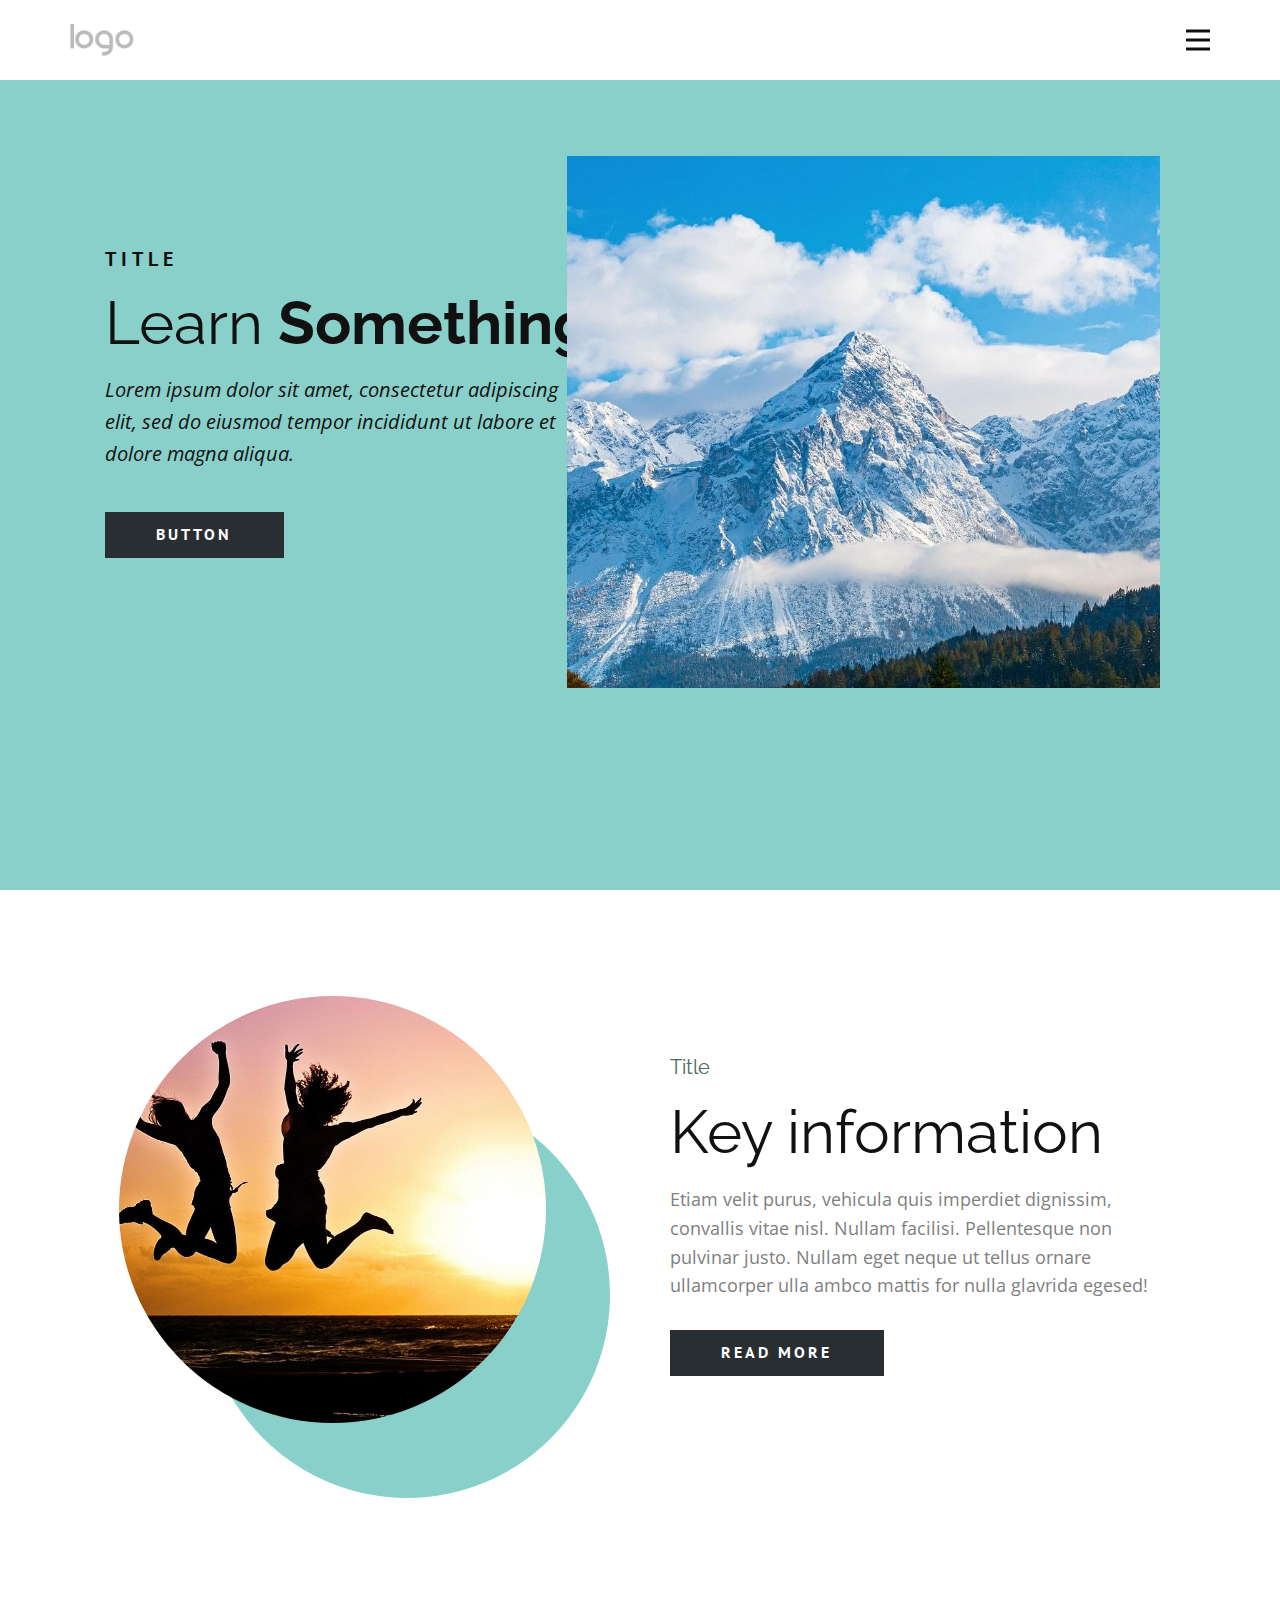
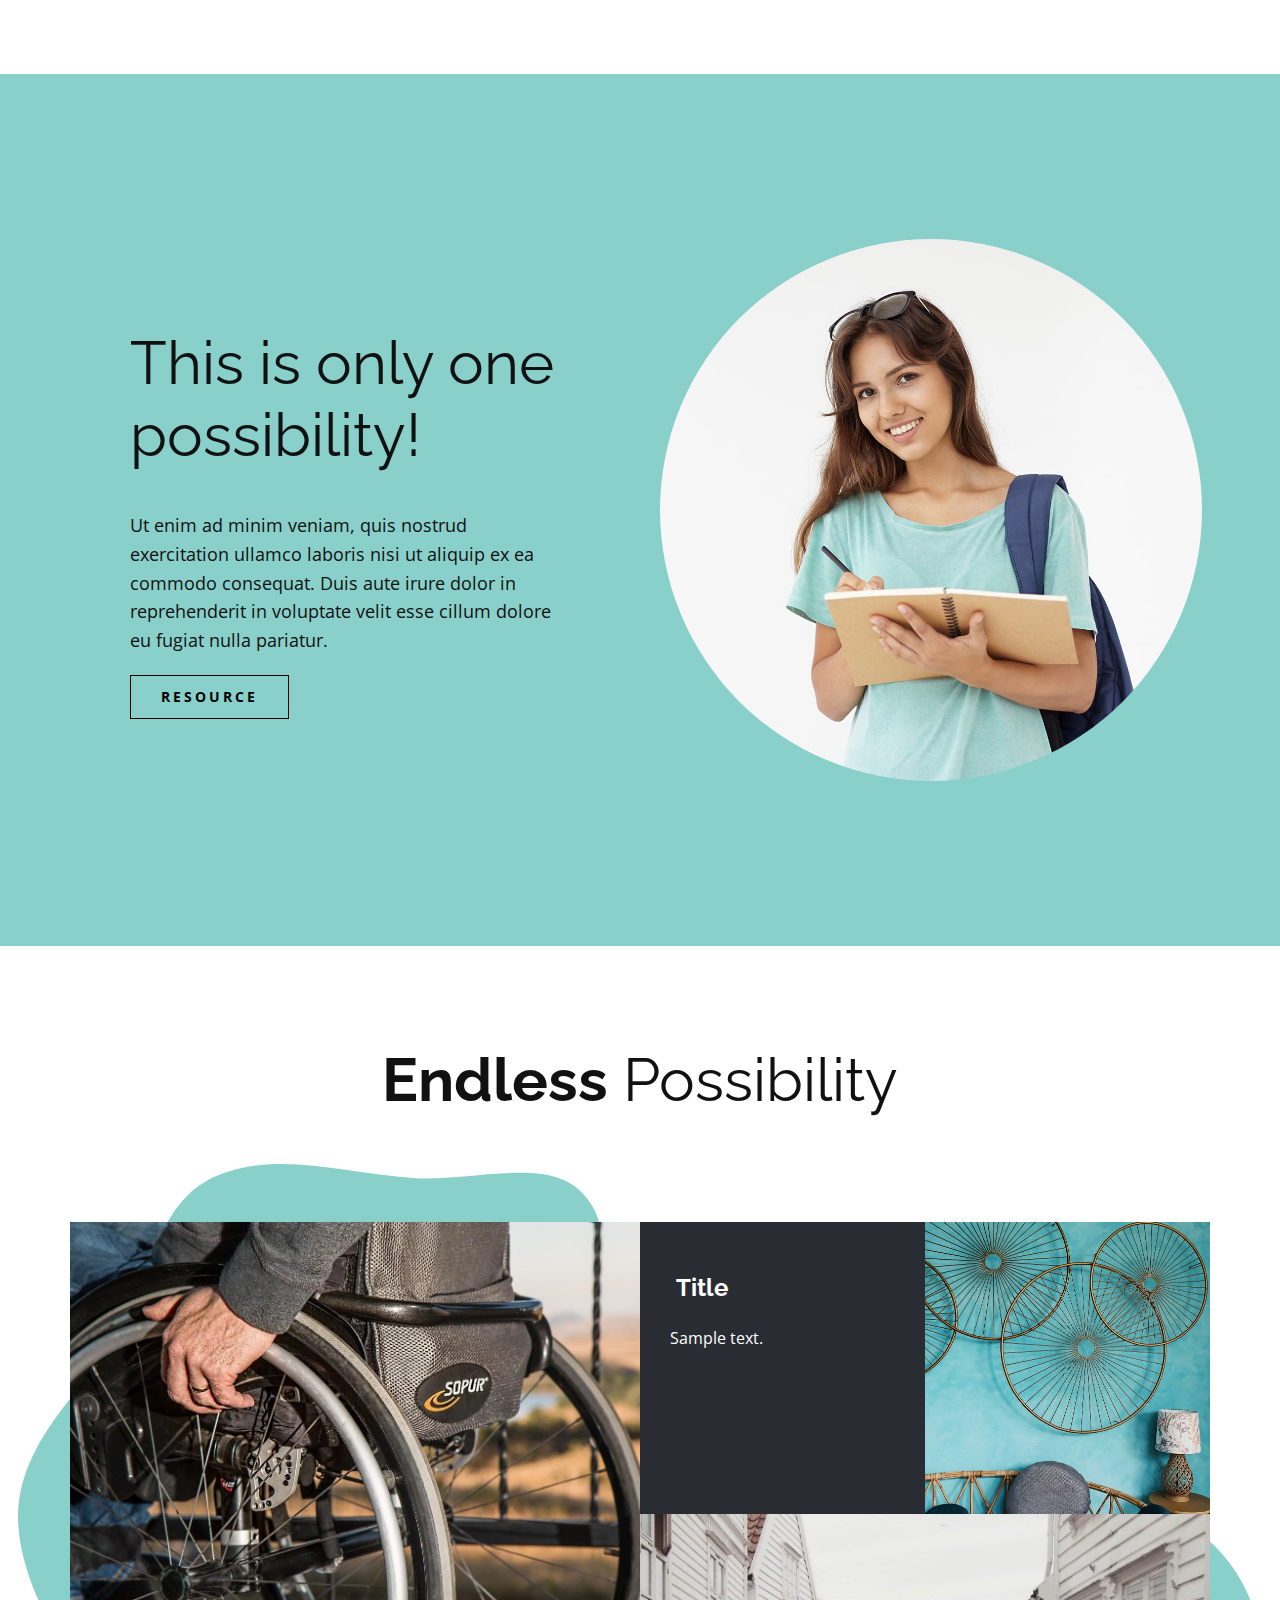
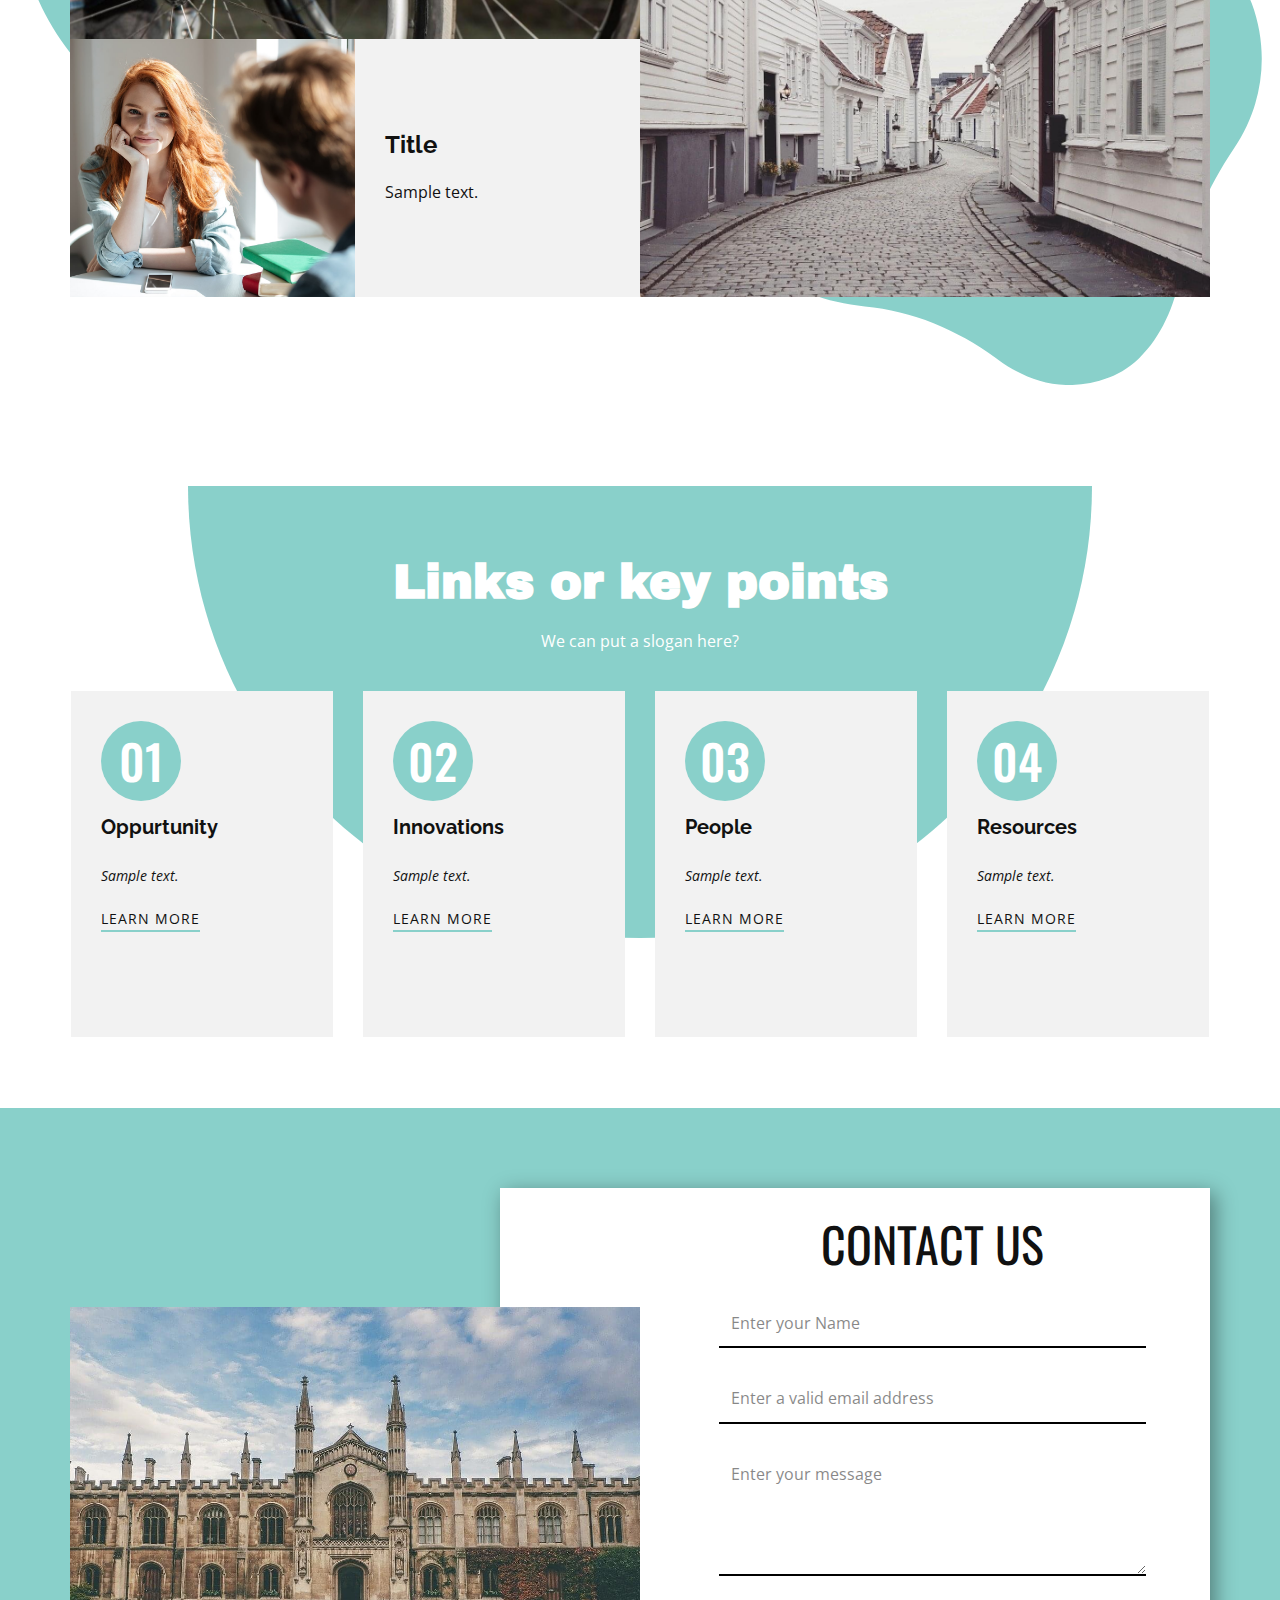
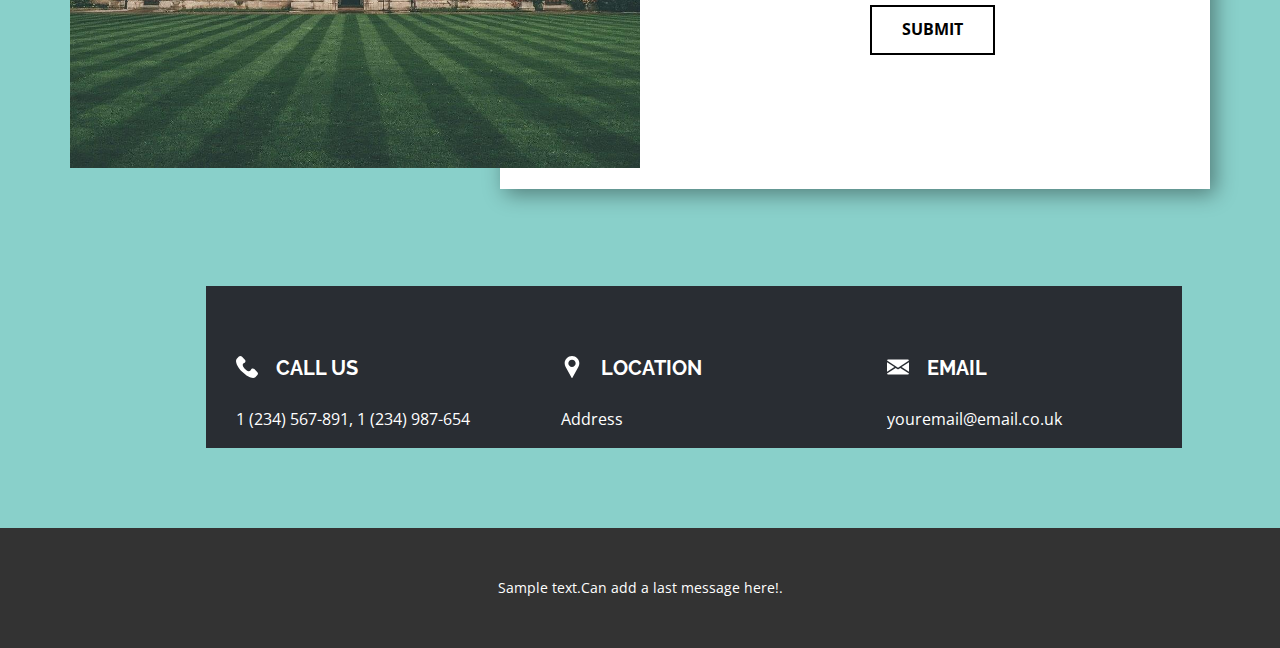
<file: index.html>
<!DOCTYPE html>
<html style="font-size: 16px;">
  <head>
    <meta name="viewport" content="width=device-width, initial-scale=1.0">
    <meta charset="utf-8">
    <meta name="keywords" content="Learn Poetry, Support for Students, Professional Norms, Best Practice">
    <meta name="description" content="">
    <meta name="page_type" content="np-template-header-footer-from-plugin">
    <title>Page 2</title>
    <link rel="stylesheet" href="stylesheet.css" media="screen">
<link rel="stylesheet" href="Page-2.css" media="screen">
    <script class="u-script" type="text/javascript" src="jquery-1.9.1.min.js" defer=""></script>
    <script class="u-script" type="text/javascript" src="javaScript.js" defer=""></script>
    <meta name="generator" content="Nicepage 3.23.3, nicepage.com">
    <link id="u-theme-google-font" rel="stylesheet" href="https://fonts.googleapis.com/css?family=Raleway:100,100i,200,200i,300,300i,400,400i,500,500i,600,600i,700,700i,800,800i,900,900i|Open+Sans:300,300i,400,400i,600,600i,700,700i,800,800i">
    <link id="u-page-google-font" rel="stylesheet" href="https://fonts.googleapis.com/css?family=PT+Sans:400,400i,700,700i|Raleway:100,100i,200,200i,300,300i,400,400i,500,500i,600,600i,700,700i,800,800i,900,900i|Oswald:200,300,400,500,600,700|Archivo+Black:400">







    <script type="application/ld+json">{
		"@context": "http://schema.org",
		"@type": "Organization",
		"name": "",
		"logo": "images/default-logo.png"
}</script>
    <meta name="theme-color" content="#478ac9">
    <meta property="og:title" content="Page 2">
    <meta property="og:type" content="website">
  </head>
  <body  data-home-page-title="Page 2" class="u-body"><header class="u-clearfix u-header u-header" id="sec-85c8"><div class="u-clearfix u-sheet u-valign-middle u-sheet-1">
        <a class="u-image u-logo u-image-1">
          <img src="images/default-logo.png" class="u-logo-image u-logo-image-1">
        </a>
        <nav class="u-menu u-menu-dropdown u-offcanvas u-menu-1" data-responsive-from="XL">
          <div class="menu-collapse" style="font-size: 1rem; letter-spacing: 0px; font-weight: 700; text-transform: uppercase;">
            <a class="u-button-style u-custom-active-border-color u-custom-border u-custom-border-color u-custom-borders u-custom-hover-border-color u-custom-left-right-menu-spacing u-custom-padding-bottom u-custom-text-color u-custom-text-hover-color u-custom-top-bottom-menu-spacing u-nav-link u-text-active-palette-1-base u-text-hover-palette-2-base" href="#">
              <svg><use xlink:href="#menu-hamburger"></use></svg>
              <svg version="1.1" xmlns="http://www.w3.org/2000/svg" xmlns:xlink="http://www.w3.org/1999/xlink"><defs><symbol id="menu-hamburger" viewBox="0 0 16 16" style="width: 16px; height: 16px;"><rect y="1" width="16" height="2"></rect><rect y="7" width="16" height="2"></rect><rect y="13" width="16" height="2"></rect>
</symbol>
</defs></svg>
            </a>
          </div>
          <div class="u-custom-menu u-nav-container">
            <ul class="u-nav u-spacing-30 u-unstyled u-nav-1"><li class="u-nav-item"><a class="u-border-2 u-border-active-palette-1-base u-border-hover-palette-1-base u-border-no-left u-border-no-right u-border-no-top u-button-style u-nav-link u-text-active-palette-1-base u-text-grey-90 u-text-hover-grey-90" href="Page-1.html" style="padding: 10px 0px;">Page 1</a>
</li></ul>
          </div>
          <div class="u-custom-menu u-nav-container-collapse">
            <div class="u-black u-container-style u-inner-container-layout u-opacity u-opacity-95 u-sidenav">
              <div class="u-sidenav-overflow">
                <div class="u-menu-close"></div>
                <ul class="u-align-center u-nav u-popupmenu-items u-unstyled u-nav-2"><li class="u-nav-item"><a class="u-button-style u-nav-link" href="Page-1.html" style="padding: 10px 20px;">Page 1</a>
</li></ul>
              </div>
            </div>
            <div class="u-black u-menu-overlay u-opacity u-opacity-70"></div>
          </div>
        </nav>
      </div></header>
    <section class="u-clearfix u-image u-valign-middle-md u-valign-middle-sm u-valign-middle-xs u-section-1" id="sec-832e">
      <div class="u-clearfix u-layout-wrap u-layout-wrap-1">
        <div class="u-gutter-0 u-layout">
          <div class="u-layout-row">
            <div class="u-align-left u-container-style u-layout-cell u-size-60 u-layout-cell-1">
              <div class="u-container-layout u-container-layout-1">
                <h5 class="u-custom-font u-font-pt-sans u-text u-text-1">Title</h5>
                <h1 class="u-text u-text-2" spellcheck="false">Learn <span style="font-weight: 700;"> Something</span>
                  <span style="font-weight: 700;"></span>
                  <br>
                </h1>
                <p class="u-text u-text-3">Lorem ipsum dolor sit amet, consectetur adipiscing elit, sed do eiusmod tempor incididunt ut labore et dolore magna aliqua.</p>
                <a class="u-active-palette-1-dark-2 u-btn u-btn-rectangle u-button-style u-custom-font u-font-pt-sans u-hover-palette-1-dark-2 u-palette-1-dark-3 u-radius-0 u-btn-1">Button</a>
                <img class="u-image u-image-default u-image-1" src="images/g9a1c5b74afda396386177bf29e380eb8c3ef879cb0f87b5d89f06f52d12af16d127483850e87bc7f14d05508e8887e2ecb177cd32343aa31fb3b3997998119c7_1280.jpg" alt="" data-image-width="1280" data-image-height="853">
              </div>
            </div>
          </div>
        </div>
      </div>
    </section>
    <section class="u-clearfix u-section-2" id="carousel_607d">
      <div class="u-clearfix u-sheet u-sheet-1">
        <div class="u-clearfix u-expanded-width u-layout-wrap u-layout-wrap-1">
          <div class="u-layout">
            <div class="u-layout-row">
              <div class="u-container-style u-layout-cell u-left-cell u-size-30 u-layout-cell-1">
                <div class="u-container-layout u-container-layout-1">
                  <div class="u-palette-4-base u-shape u-shape-circle u-shape-1"></div>
                  <div alt="" class="u-image u-image-circle u-image-1" data-image-width="1280" data-image-height="853"></div>
                </div>
              </div>
              <div class="u-container-style u-layout-cell u-right-cell u-size-30 u-layout-cell-2">
                <div class="u-container-layout u-container-layout-2">
                  <h4 class="u-text u-text-palette-4-dark-2 u-text-1">Title</h4>
                  <h1 class="u-text u-text-2" spellcheck="false">Key information<br>
                    <span style="font-weight: 700;"></span>
                  </h1>
                  <p class="u-text u-text-grey-50 u-text-3">Etiam velit purus, vehicula quis imperdiet dignissim, convallis vitae nisl. Nullam facilisi. Pellentesque non pulvinar justo. Nullam eget neque ut tellus ornare ullamcorper ulla ambco mattis for nulla glavrida egesed!</p>
                  <a class="u-active-palette-1-dark-2 u-btn u-btn-rectangle u-button-style u-custom-font u-font-pt-sans u-hover-palette-1-dark-2 u-palette-1-dark-3 u-radius-0 u-btn-1">read more</a>
                </div>
              </div>
            </div>
          </div>
        </div>
      </div>
    </section>
    <section class="u-clearfix u-palette-4-base u-section-3" id="carousel_79bd">
      <div class="u-clearfix u-sheet u-valign-middle-lg u-valign-middle-md u-valign-middle-xl u-valign-middle-xs u-sheet-1">
        <div class="u-clearfix u-expanded-width u-gutter-22 u-layout-wrap u-layout-wrap-1">
          <div class="u-gutter-0 u-layout">
            <div class="u-layout-row">
              <div class="u-align-left u-container-style u-layout-cell u-shape-rectangle u-size-30 u-layout-cell-1">
                <div class="u-container-layout u-container-layout-1">
                  <h1 class="u-text u-text-1" spellcheck="false">This is only one possibility!</h1>
                  <p class="u-text u-text-2">Ut enim ad minim veniam, quis nostrud exercitation ullamco laboris nisi ut aliquip ex ea commodo consequat. Duis aute irure dolor in ​reprehenderit in voluptate velit esse cillum dolore eu fugiat nulla pariatur.</p>
                  <a href="#" class="u-border-1 u-border-black u-btn u-button-style u-hover-black u-none u-text-black u-text-hover-white u-btn-1">Resource</a>
                </div>
              </div>
              <div class="u-container-style u-layout-cell u-size-30 u-layout-cell-2">
                <div class="u-container-layout u-container-layout-2" src="">
                  <div class="u-align-center u-image u-image-circle u-image-1"></div>
                </div>
              </div>
            </div>
          </div>
        </div>
      </div>
    </section>
    <section class="u-align-center u-clearfix u-section-4" id="carousel_b796">
      <div class="u-clearfix u-sheet u-valign-middle u-sheet-1">
        <h1 class="u-text u-text-1" spellcheck="false">
          <span style="font-weight: 700;">Endless</span> Possibility<br>
        </h1>
        <div class="u-shape u-shape-svg u-text-palette-4-base u-shape-1">
          <svg class="u-svg-link" preserveAspectRatio="none" viewBox="0 0 160 160" style=""><use xlink:href="#svg-4a4f"></use></svg>
          <svg class="u-svg-content" viewBox="0 0 160 160" x="0px" y="0px" id="svg-4a4f" style="enable-background:new 0 0 160 160;"><path d="M151.7,132.5c-3.4,6-7.9,11.7-13.3,16.5c-29.2,26.1-54.1-2.3-88.2-3S0,109.5,0,91.6s14.8-31.3,25.3-45.3S33.4,11,51.8,3
	c15.3-6.6,33.6-0.4,51.6,0.7c11.2,0.7,28.8-3.8,38.2,0.4s11.8,15.4,9.2,22.8c-1.9,5.4-5.5,11.6-12.8,16.5
	c-9.3,10.1-4.7,22.9,3.7,33.4c7.8,9.7,17.7,11.7,18.3,23.5C160.4,110.8,157.6,122.2,151.7,132.5L151.7,132.5z"></path></svg>
        </div>
        <div class="u-shape u-shape-svg u-text-palette-4-base u-shape-2">
          <svg class="u-svg-link" preserveAspectRatio="none" viewBox="0 0 160 150" style=""><use xlink:href="#svg-7c7a"></use></svg>
          <svg class="u-svg-content" viewBox="0 0 160 150" x="0px" y="0px" id="svg-7c7a"><path d="M43.2,126.9c14.2,1.3,27.6,7,39.1,15.6c8.3,6.1,19.4,10.3,32.7,5.3c11.7-4.4,18.6-17.4,21-30.2c2.6-13.3,8.1-25.9,15.7-37.1
	c8.3-12.1,10.8-27.9,5.3-42.7C150.5,20.3,134.6,9,117,7.6C107.9,6.9,98.8,5,90.1,1.9C83-0.6,75-0.7,67.4,2.1
	c-9.9,3.7-17,11.6-20.1,21c-3.3,10.1-10.9,18-20.6,22.2c-0.1,0-0.1,0.1-0.2,0.1c-20.3,8.9-31,32-24.6,53.2
	C6.9,115.6,25.2,125.2,43.2,126.9z"></path></svg>
        </div>
        <div class="u-clearfix u-expanded-width-lg u-expanded-width-xl u-gutter-0 u-layout-wrap u-layout-wrap-1">
          <div class="u-layout">
            <div class="u-layout-row">
              <div class="u-size-30 u-size-60-md">
                <div class="u-layout-col">
                  <div class="u-size-40">
                    <div class="u-layout-row">
                      <div class="u-container-style u-image u-layout-cell u-left-cell u-size-60 u-image-1" src="" data-image-width="1280" data-image-height="853">
                        <div class="u-container-layout u-valign-middle u-container-layout-1"></div>
                      </div>
                    </div>
                  </div>
                  <div class="u-size-20">
                    <div class="u-layout-row">
                      <div class="u-container-style u-image u-layout-cell u-left-cell u-size-30 u-image-2" src="" data-image-width="1382" data-image-height="922">
                        <div class="u-container-layout u-valign-middle u-container-layout-2"></div>
                      </div>
                      <div class="u-align-left u-container-style u-grey-5 u-layout-cell u-size-30 u-layout-cell-3">
                        <div class="u-container-layout u-valign-middle u-container-layout-3">
                          <h4 class="u-text u-text-2"><b>Title</b>
                          </h4>
                          <p class="u-text u-text-3">Sample text. <br>
                          </p>
                        </div>
                      </div>
                    </div>
                  </div>
                </div>
              </div>
              <div class="u-size-30 u-size-60-md">
                <div class="u-layout-col">
                  <div class="u-size-20">
                    <div class="u-layout-row">
                      <div class="u-align-left u-container-style u-layout-cell u-palette-5-dark-3 u-size-30 u-layout-cell-4">
                        <div class="u-container-layout u-container-layout-4">
                          <h4 class="u-text u-text-4">&nbsp;<b>Title</b>
                          </h4>
                          <p class="u-text u-text-5">Sample text. <br>
                          </p>
                        </div>
                      </div>
                      <div class="u-container-style u-image u-layout-cell u-right-cell u-size-30 u-image-3" src="" data-image-width="1125" data-image-height="1500">
                        <div class="u-container-layout u-valign-middle u-container-layout-5"></div>
                      </div>
                    </div>
                  </div>
                  <div class="u-size-40">
                    <div class="u-layout-row">
                      <div class="u-container-style u-image u-layout-cell u-right-cell u-size-60 u-image-4" src="" data-image-width="1280" data-image-height="853">
                        <div class="u-container-layout u-valign-middle u-container-layout-6"></div>
                      </div>
                    </div>
                  </div>
                </div>
              </div>
            </div>
          </div>
        </div>
      </div>
    </section>
    <section class="u-align-center u-clearfix u-section-5" id="carousel_1c1c">
      <div class="u-clearfix u-sheet u-sheet-1">
        <div class="u-shape u-shape-svg u-text-palette-4-base u-shape-1">
          <svg class="u-svg-link" preserveAspectRatio="none" viewBox="0 0 160 80" style=""><use xlink:href="#svg-0b7f"></use></svg>
          <svg xmlns="http://www.w3.org/2000/svg" xmlns:xlink="http://www.w3.org/1999/xlink" version="1.1" xml:space="preserve" class="u-svg-content" viewBox="0 0 160 80" x="0px" y="0px" id="svg-0b7f" style="enable-background:new 0 0 160 80;"><path d="M160,0H0c0,44.2,35.8,80,80,80S160,44.2,160,0z"></path></svg>
        </div>
        <h1 class="u-custom-font u-text u-text-body-alt-color u-text-1" spellcheck="false">Links or key points<br>
        </h1>
        <p class="u-align-center u-text u-text-body-alt-color u-text-2">We can put a slogan here?<br>
        </p>
        <div class="u-expanded-width-md u-expanded-width-sm u-expanded-width-xs u-list u-list-1">
          <div class="u-repeater u-repeater-1">
            <div class="u-align-left u-container-style u-grey-5 u-list-item u-repeater-item u-list-item-1">
              <div class="u-container-layout u-similar-container u-valign-top u-container-layout-1">
                <div class="u-align-center u-container-style u-group u-palette-4-base u-radius-50 u-shape-round u-group-1">
                  <div class="u-container-layout u-valign-middle u-container-layout-2">
                    <h2 class="u-custom-font u-font-oswald u-text u-text-body-alt-color u-text-3">01</h2>
                  </div>
                </div>
                <h5 class="u-text u-text-4">Oppurtunity<br>
                </h5>
                <p class="u-text u-text-5">Sample text. <br>
                </p>
                <a  class="u-active-none u-border-2 u-border-palette-4-base u-btn u-btn-rectangle u-button-style u-hover-none u-none u-text-body-color u-btn-1">learn more</a>
              </div>
            </div>
            <div class="u-align-left u-container-style u-grey-5 u-list-item u-repeater-item u-list-item-2">
              <div class="u-container-layout u-similar-container u-valign-top u-container-layout-3">
                <div class="u-align-center u-container-style u-group u-palette-4-base u-radius-50 u-shape-round u-group-2">
                  <div class="u-container-layout u-valign-middle u-container-layout-4">
                    <h2 class="u-custom-font u-font-oswald u-text u-text-body-alt-color u-text-6">02</h2>
                  </div>
                </div>
                <h5 class="u-text u-text-7">Innovations<br>
                </h5>
                <p class="u-text u-text-8">Sample text. <br>
                </p>
                <a href="#" class="u-active-none u-border-2 u-border-palette-4-base u-btn u-btn-rectangle u-button-style u-hover-none u-none u-text-body-color u-btn-2">learn more</a>
              </div>
            </div>
            <div class="u-align-left u-container-style u-grey-5 u-list-item u-repeater-item u-list-item-3">
              <div class="u-container-layout u-similar-container u-valign-top u-container-layout-5">
                <div class="u-align-center u-container-style u-group u-palette-4-base u-radius-50 u-shape-round u-group-3">
                  <div class="u-container-layout u-valign-middle u-container-layout-6">
                    <h2 class="u-custom-font u-font-oswald u-text u-text-body-alt-color u-text-9">03</h2>
                  </div>
                </div>
                <h5 class="u-text u-text-10">People</h5>
                <p class="u-text u-text-11">Sample text.</p>
                <a href="#" class="u-active-none u-border-2 u-border-palette-4-base u-btn u-btn-rectangle u-button-style u-hover-none u-none u-text-body-color u-btn-3">learn more</a>
              </div>
            </div>
            <div class="u-align-left u-container-style u-grey-5 u-list-item u-repeater-item u-list-item-4">
              <div class="u-container-layout u-similar-container u-valign-top u-container-layout-7">
                <div class="u-align-center u-container-style u-group u-palette-4-base u-radius-50 u-shape-round u-group-4">
                  <div class="u-container-layout u-valign-middle u-container-layout-8">
                    <h2 class="u-custom-font u-font-oswald u-text u-text-body-alt-color u-text-12">04</h2>
                  </div>
                </div>
                <h5 class="u-text u-text-13">Resources</h5>
                <p class="u-text u-text-14">Sample text. <br>
                </p>
                <a class="u-active-none u-border-2 u-border-palette-4-base u-btn u-btn-rectangle u-button-style u-hover-none u-none u-text-body-color u-btn-4">learn more</a>
              </div>
            </div>
          </div>
        </div>
      </div>
    </section>
    <section class="u-clearfix u-palette-4-base u-section-6" id="carousel_119d">
      <div class="u-clearfix u-sheet u-valign-middle-md u-valign-middle-sm u-sheet-1">
        <div class="u-align-center u-container-style u-expanded-width-xs u-group u-white u-group-1">
          <div class="u-container-layout u-container-layout-1">
            <h2 class="u-custom-font u-font-oswald u-text u-text-1">Contact Us</h2>
            <div class="u-align-center-sm u-align-center-xs u-align-left-lg u-align-left-md u-align-left-xl u-form u-form-1">
              <form  method="POST" class="u-clearfix u-form-spacing-28 u-form-vertical u-inner-form" style="padding: 10px" source="email" name="form">
                <input type="hidden" id="siteId" name="siteId" value="598679" wfd-invisible="true">
                <input type="hidden" id="pageId" name="pageId" value="598682" wfd-invisible="true">
                <div class="u-form-group u-form-name u-form-group-1">
                  <label for="name-5a14" class="u-form-control-hidden u-label" wfd-invisible="true">Name</label>
                  <input type="text" placeholder="Enter your Name" id="name-5a14" name="name" class="u-border-2 u-border-black u-border-no-left u-border-no-right u-border-no-top u-input u-input-rectangle u-white" required="">
                </div>
                <div class="u-form-email u-form-group u-form-group-2">
                  <label for="email-5a14" class="u-form-control-hidden u-label" wfd-invisible="true">Email</label>
                  <input type="email" placeholder="Enter a valid email address" id="email-5a14" name="email" class="fbc-UID_2 fbc-has-badge u-border-2 u-border-black u-border-no-left u-border-no-right u-border-no-top u-input u-input-rectangle u-white" required="">
                </div>
                <div class="u-form-group u-form-message u-form-group-3">
                  <label for="message-5a14" class="u-form-control-hidden u-label" wfd-invisible="true">Message</label>
                  <textarea placeholder="Enter your message" rows="4" cols="50" id="message-5a14" name="message" class="u-border-2 u-border-black u-border-no-left u-border-no-right u-border-no-top u-input u-input-rectangle u-white" required=""></textarea>
                </div>
                <div class="u-align-center u-form-group u-form-submit u-form-group-4">
                  <a href="#" class="u-border-2 u-border-black u-btn u-btn-submit u-button-style u-hover-black u-none u-text-black u-text-hover-white u-btn-1">Submit</a>
                  <input type="submit" value="submit" class="u-form-control-hidden" wfd-invisible="true">
                </div>
                <div class="u-form-send-message u-form-send-success" wfd-invisible="true"> Thank you! Your message has been sent. </div>
                <div class="u-form-send-error u-form-send-message" wfd-invisible="true"> Unable to send your message. Please fix errors then try again. </div>
                <input type="hidden" value="" name="recaptchaResponse" wfd-invisible="true">
              </form>
            </div>
          </div>
        </div>
        <img src="images/g791ad1ccbe76a951eb00f8257b6c6f31ede23ad7c37a6006bdb2384c3c8e6dfcd671c1e4bf415266268a31e85d236fb8e3de9f5a60717d53c63fb3e7e2b2d806_1280.jpg" alt="" class="u-expanded-width-xs u-image u-image-default u-image-1" data-image-width="1280" data-image-height="877">
        <div class="u-list u-list-1">
          <div class="u-repeater u-repeater-1">
            <div class="u-container-style u-list-item u-palette-5-dark-3 u-repeater-item u-list-item-1">
              <div class="u-container-layout u-similar-container u-valign-bottom-xl u-container-layout-2"><span class="u-icon u-icon-circle u-text-white u-icon-1"><svg class="u-svg-link" preserveAspectRatio="xMidYMin slice" viewBox="0 0 513.64 513.64" style=""><use xlink:href="#svg-b103"></use></svg><svg xmlns="http://www.w3.org/2000/svg" xmlns:xlink="http://www.w3.org/1999/xlink" version="1.1" xml:space="preserve" class="u-svg-content" viewBox="0 0 513.64 513.64" x="0px" y="0px" id="svg-b103" style="enable-background:new 0 0 513.64 513.64;"><g><g><path d="M499.66,376.96l-71.68-71.68c-25.6-25.6-69.12-15.359-79.36,17.92c-7.68,23.041-33.28,35.841-56.32,30.72    c-51.2-12.8-120.32-79.36-133.12-133.12c-7.68-23.041,7.68-48.641,30.72-56.32c33.28-10.24,43.52-53.76,17.92-79.36l-71.68-71.68    c-20.48-17.92-51.2-17.92-69.12,0l-48.64,48.64c-48.64,51.2,5.12,186.88,125.44,307.2c120.32,120.32,256,176.641,307.2,125.44    l48.64-48.64C517.581,425.6,517.581,394.88,499.66,376.96z"></path>
</g>
</g></svg></span>
                <h5 class="u-text u-text-2">Call Us</h5>
                <p class="u-text u-text-3">1 (234) 567-891, 1 (234) 987-654</p>
              </div>
            </div>
            <div class="u-container-style u-list-item u-palette-5-dark-3 u-repeater-item u-list-item-2">
              <div class="u-container-layout u-similar-container u-valign-bottom u-container-layout-3"><span class="u-icon u-icon-circle u-text-white u-icon-2"><svg class="u-svg-link" preserveAspectRatio="xMidYMin slice" viewBox="0 0 512 512" style=""><use xlink:href="#svg-e42b"></use></svg><svg xmlns="http://www.w3.org/2000/svg" xmlns:xlink="http://www.w3.org/1999/xlink" version="1.1" xml:space="preserve" class="u-svg-content" viewBox="0 0 512 512" x="0px" y="0px" id="svg-e42b" style="enable-background:new 0 0 512 512;"><g><g><path d="M256,0C161.896,0,85.333,76.563,85.333,170.667c0,28.25,7.063,56.26,20.49,81.104L246.667,506.5    c1.875,3.396,5.448,5.5,9.333,5.5s7.458-2.104,9.333-5.5l140.896-254.813c13.375-24.76,20.438-52.771,20.438-81.021    C426.667,76.563,350.104,0,256,0z M256,256c-47.052,0-85.333-38.281-85.333-85.333c0-47.052,38.281-85.333,85.333-85.333    s85.333,38.281,85.333,85.333C341.333,217.719,303.052,256,256,256z"></path>
</g>
</g></svg></span>
                <h5 class="u-text u-text-4">Location</h5>
                <p class="u-text u-text-5" spellcheck="false">Address</p>
              </div>
            </div>
            <div class="u-container-style u-list-item u-palette-5-dark-3 u-repeater-item u-list-item-3">
              <div class="u-container-layout u-similar-container u-valign-bottom-xl u-container-layout-4"><span class="u-icon u-icon-circle u-icon-3"><svg class="u-svg-link" preserveAspectRatio="xMidYMin slice" viewBox="0 0 512 512" style=""><use xlink:href="#svg-bce1"></use></svg><svg class="u-svg-content" viewBox="0 0 512 512" x="0px" y="0px" id="svg-bce1" style="enable-background:new 0 0 512 512;"><g><g><polygon points="339.392,258.624 512,367.744 512,144.896   "></polygon>
</g>
</g><g><g><polygon points="0,144.896 0,367.744 172.608,258.624   "></polygon>
</g>
</g><g><g><path d="M480,80H32C16.032,80,3.36,91.904,0.96,107.232L256,275.264l255.04-168.032C508.64,91.904,495.968,80,480,80z"></path>
</g>
</g><g><g><path d="M310.08,277.952l-45.28,29.824c-2.688,1.76-5.728,2.624-8.8,2.624c-3.072,0-6.112-0.864-8.8-2.624l-45.28-29.856    L1.024,404.992C3.488,420.192,16.096,432,32,432h448c15.904,0,28.512-11.808,30.976-27.008L310.08,277.952z"></path>
</g>
</g></svg></span>
                <h5 class="u-text u-text-6">Email<br>
                </h5>
                <p class="u-text u-text-7" spellcheck="false">youremail@email.co.uk</p>
              </div>
            </div>
          </div>
        </div>
      </div>
    </section>


    <footer class="u-align-center u-clearfix u-footer u-grey-80 u-footer" id="sec-266b"><div class="u-clearfix u-sheet u-sheet-1">
        <p class="u-small-text u-text u-text-variant u-text-1">Sample text.Can add a last message here!.</p>
      </div></footer>

  </body>
</html>
</file>
